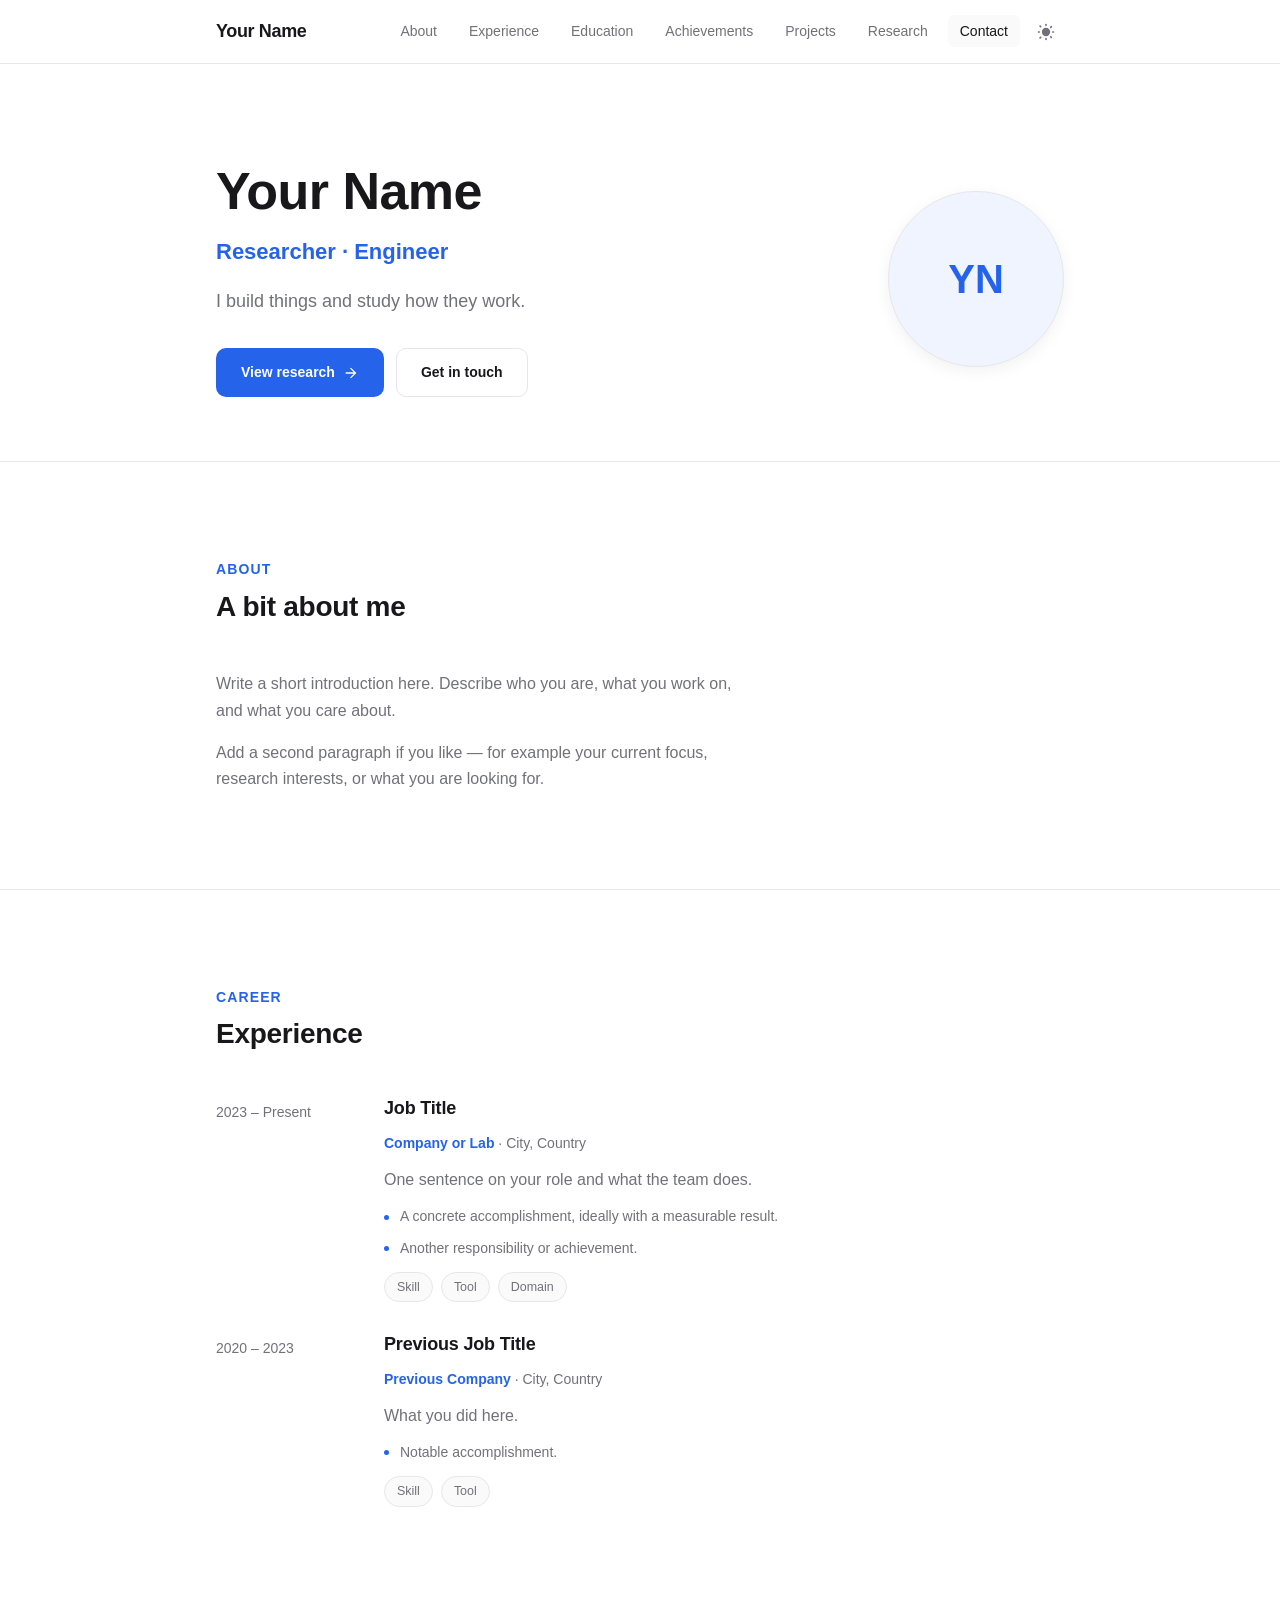
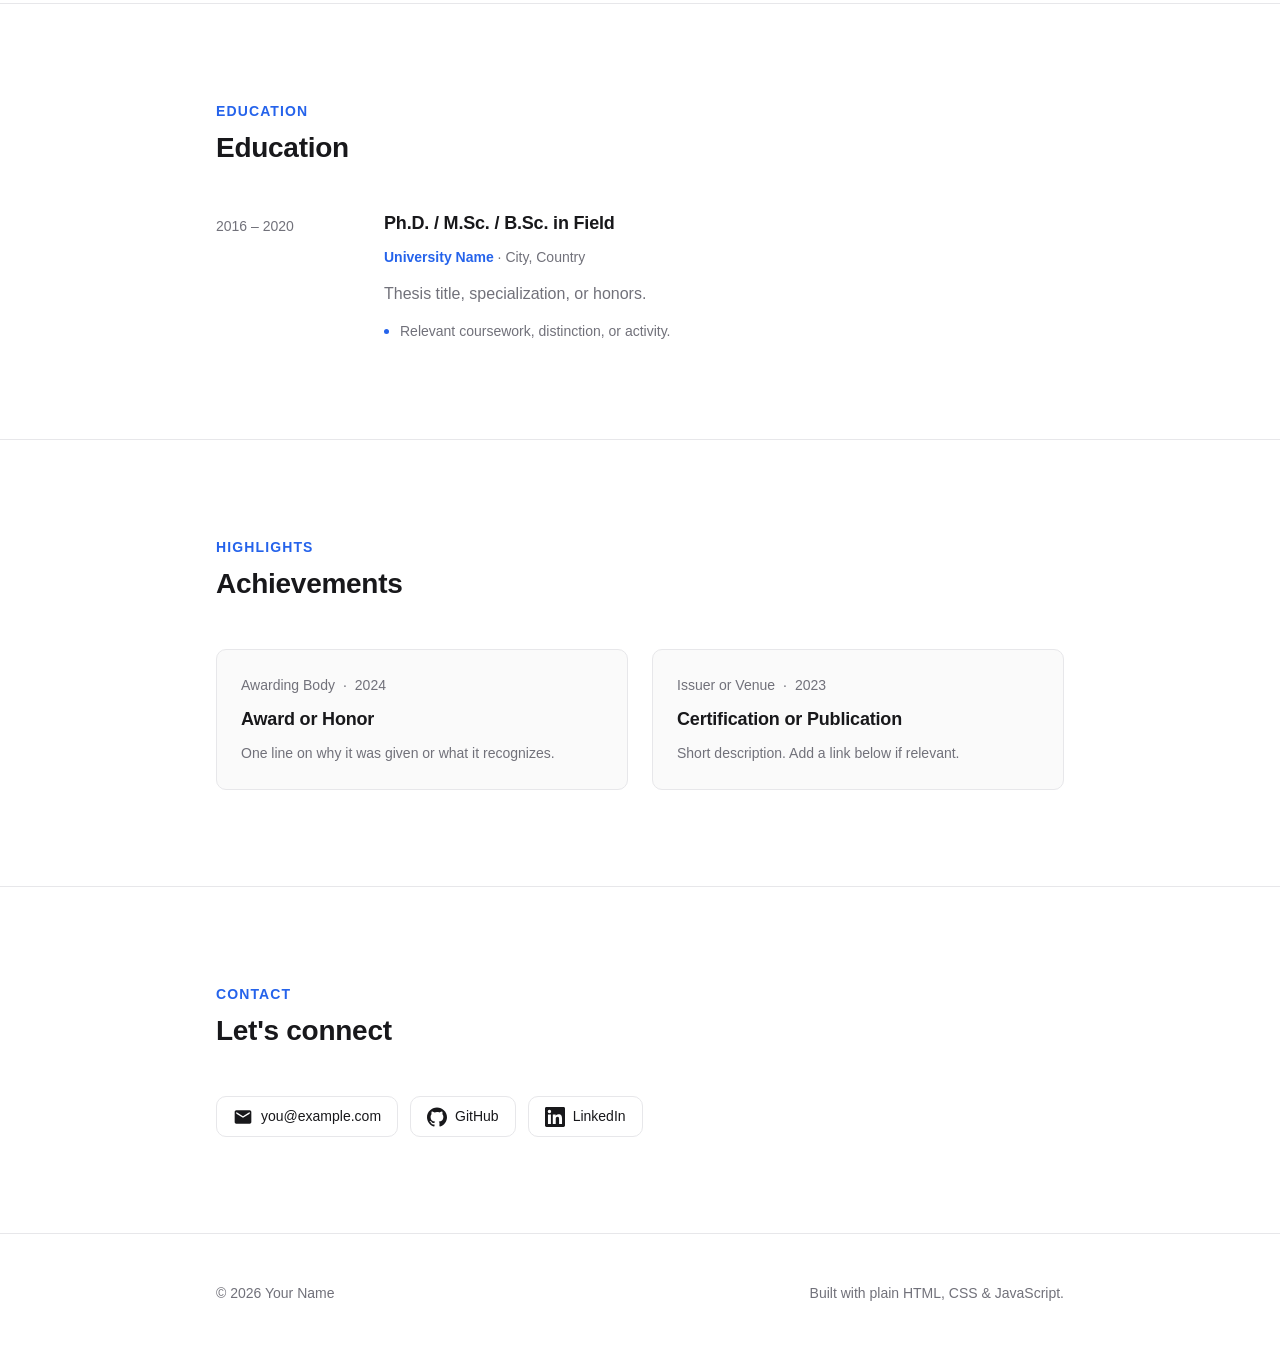
<file: index.html>
<!DOCTYPE html>
<html lang="en" data-theme="light">
  <head>
    <meta charset="UTF-8" />
    <meta name="viewport" content="width=device-width, initial-scale=1.0" />

    <!-- SEO / social preview. Update these to match your details. -->
    <title>Your Name — Researcher &amp; Engineer</title>
    <meta
      name="description"
      content="Personal site of Your Name — career, education, achievements and research projects."
    />
    <meta name="author" content="Your Name" />
    <meta property="og:type" content="website" />
    <meta property="og:title" content="Your Name — Researcher &amp; Engineer" />
    <meta
      property="og:description"
      content="Career, education, achievements and research projects."
    />
    <meta name="theme-color" content="#ffffff" />

    <link rel="icon" href="assets/images/favicon.svg" type="image/svg+xml" />

    <!-- Apply saved theme before paint to avoid a flash of the wrong theme. -->
    <script>
      (function () {
        try {
          var t = localStorage.getItem("portfolio-theme");
          if (!t)
            t = window.matchMedia("(prefers-color-scheme: dark)").matches
              ? "dark"
              : "light";
          document.documentElement.setAttribute("data-theme", t);
        } catch (e) {}
      })();
    </script>

    <!-- Styles, loaded in cascade order: tokens → base → layout → components. -->
    <link rel="stylesheet" href="assets/css/variables.css" />
    <link rel="stylesheet" href="assets/css/base.css" />
    <link rel="stylesheet" href="assets/css/layout.css" />
    <link rel="stylesheet" href="assets/css/components.css" />
  </head>

  <body data-page="home">
    <a class="skip-link" href="#main">Skip to content</a>

    <!-- Header is injected by assets/js/layout.js -->
    <header class="site-header" data-site-header></header>

    <!-- ============================= Main ============================= -->
    <main id="main">
      <!-- Hero (populated by render.js from profile data) -->
      <section class="container hero" id="hero" aria-label="Introduction"></section>

      <!-- About -->
      <section class="section" id="about">
        <div class="container">
          <header class="section__header">
            <span class="section__eyebrow">About</span>
            <h2>A bit about me</h2>
          </header>
          <div class="prose" id="about-prose"></div>
        </div>
      </section>

      <!-- Experience / career -->
      <section class="section" id="experience">
        <div class="container">
          <header class="section__header">
            <span class="section__eyebrow">Career</span>
            <h2>Experience</h2>
          </header>
          <div class="timeline" id="experience-list"></div>
        </div>
      </section>

      <!-- Education -->
      <section class="section" id="education">
        <div class="container">
          <header class="section__header">
            <span class="section__eyebrow">Education</span>
            <h2>Education</h2>
          </header>
          <div class="timeline" id="education-list"></div>
        </div>
      </section>

      <!-- Achievements -->
      <section class="section" id="achievements">
        <div class="container">
          <header class="section__header">
            <span class="section__eyebrow">Highlights</span>
            <h2>Achievements</h2>
          </header>
          <div class="grid" id="achievements-grid"></div>
        </div>
      </section>

      <!-- Contact -->
      <section class="section" id="contact">
        <div class="container">
          <header class="section__header">
            <span class="section__eyebrow">Contact</span>
            <h2>Let's connect</h2>
          </header>
          <div class="social-list" id="contact-socials"></div>
        </div>
      </section>

      <noscript>
        <div class="container" style="padding-block: 2rem">
          This site renders its content with JavaScript. Please enable
          JavaScript to view it.
        </div>
      </noscript>
    </main>

    <!-- Footer is injected by assets/js/layout.js -->
    <footer class="site-footer" data-site-footer></footer>

    <!-- Scripts (deferred → run in order after the document is parsed). -->
    <script src="assets/data/content.js" defer></script>
    <script src="assets/js/icons.js" defer></script>
    <script src="assets/js/utils.js" defer></script>
    <script src="assets/js/layout.js" defer></script>
    <script src="assets/js/render.js" defer></script>
    <script src="assets/js/ui.js" defer></script>
    <script src="assets/js/app.js" defer></script>
  </body>
</html>
</file>
<file: assets/css/variables.css>
/**
 * Design tokens
 * =============
 * All colors, spacing, fonts and sizing live here as CSS custom properties.
 * Change a value once and it updates everywhere. The [data-theme="dark"]
 * block overrides only the colors for dark mode.
 */

:root {
  /* Color — light theme (default) */
  --color-bg: #ffffff;
  --color-surface: #fafafa;
  --color-border: #e7e7ea;
  --color-text: #18181b;
  --color-text-muted: #71717a;
  --color-accent: #2563eb;
  --color-accent-hover: #1d4ed8;
  --color-accent-soft: #eff4ff;

  /* Typography */
  --font-sans: -apple-system, BlinkMacSystemFont, "Segoe UI", Roboto, Helvetica,
    Arial, "Apple Color Emoji", "Segoe UI Emoji", sans-serif;
  --font-mono: ui-monospace, SFMono-Regular, "SF Mono", Menlo, Consolas,
    "Liberation Mono", monospace;

  --text-xs: 0.78rem;
  --text-sm: 0.875rem;
  --text-base: 1rem;
  --text-lg: 1.125rem;
  --text-xl: 1.375rem;
  --text-2xl: 1.75rem;
  --text-3xl: 2.5rem;
  --text-4xl: 3.25rem;

  --leading-tight: 1.2;
  --leading-normal: 1.65;

  /* Spacing scale */
  --space-1: 0.25rem;
  --space-2: 0.5rem;
  --space-3: 0.75rem;
  --space-4: 1rem;
  --space-6: 1.5rem;
  --space-8: 2rem;
  --space-12: 3rem;
  --space-16: 4rem;
  --space-24: 6rem;

  /* Layout */
  --container-width: 56rem;
  --container-pad: 1.5rem;
  --radius: 0.625rem;
  --radius-sm: 0.375rem;
  --radius-full: 999px;

  /* Effects */
  --shadow-sm: 0 1px 2px rgba(0, 0, 0, 0.04);
  --shadow: 0 4px 16px rgba(0, 0, 0, 0.06);
  --transition: 0.18s ease;

  --header-height: 4rem;
}

[data-theme="dark"] {
  --color-bg: #0e0e10;
  --color-surface: #18181b;
  --color-border: #27272a;
  --color-text: #fafafa;
  --color-text-muted: #a1a1aa;
  --color-accent: #60a5fa;
  --color-accent-hover: #93c5fd;
  --color-accent-soft: #16213a;

  --shadow-sm: 0 1px 2px rgba(0, 0, 0, 0.3);
  --shadow: 0 4px 16px rgba(0, 0, 0, 0.4);
}
</file>
<file: assets/css/base.css>
/**
 * Base
 * ====
 * Minimal reset, document defaults and shared typographic styles.
 */

*,
*::before,
*::after {
  box-sizing: border-box;
  margin: 0;
  padding: 0;
}

html {
  scroll-behavior: smooth;
  /* Offset anchored sections so the sticky header doesn't cover headings. */
  scroll-padding-top: calc(var(--header-height) + var(--space-4));
  -webkit-text-size-adjust: 100%;
}

body {
  font-family: var(--font-sans);
  font-size: var(--text-base);
  line-height: var(--leading-normal);
  color: var(--color-text);
  background-color: var(--color-bg);
  -webkit-font-smoothing: antialiased;
  text-rendering: optimizeLegibility;
  transition: background-color var(--transition), color var(--transition);
}

h1,
h2,
h3,
h4 {
  line-height: var(--leading-tight);
  font-weight: 650;
  letter-spacing: -0.01em;
}

h1 { font-size: var(--text-4xl); }
h2 { font-size: var(--text-2xl); }
h3 { font-size: var(--text-lg); }

p { color: var(--color-text); }

a {
  color: var(--color-accent);
  text-decoration: none;
  transition: color var(--transition);
}

a:hover { color: var(--color-accent-hover); }

img {
  max-width: 100%;
  height: auto;
  display: block;
}

ul { list-style: none; }

button {
  font: inherit;
  cursor: pointer;
  border: none;
  background: none;
  color: inherit;
}

:focus-visible {
  outline: 2px solid var(--color-accent);
  outline-offset: 2px;
  border-radius: var(--radius-sm);
}

/* Respect users who prefer reduced motion. */
@media (prefers-reduced-motion: reduce) {
  html { scroll-behavior: auto; }
  *,
  *::before,
  *::after {
    animation-duration: 0.01ms !important;
    transition-duration: 0.01ms !important;
  }
}

/* Accessible skip link (becomes visible on focus). */
.skip-link {
  position: absolute;
  left: var(--space-4);
  top: -3rem;
  z-index: 200;
  padding: var(--space-2) var(--space-4);
  background: var(--color-accent);
  color: #fff;
  border-radius: var(--radius-sm);
  transition: top var(--transition);
}
.skip-link:focus { top: var(--space-4); color: #fff; }

/* Visually hidden but available to screen readers. */
.visually-hidden {
  position: absolute;
  width: 1px;
  height: 1px;
  padding: 0;
  margin: -1px;
  overflow: hidden;
  clip: rect(0, 0, 0, 0);
  white-space: nowrap;
  border: 0;
}
</file>
<file: assets/css/layout.css>
/**
 * Layout
 * ======
 * Page scaffolding: container, header/nav, section rhythm and footer.
 */

.container {
  width: 100%;
  max-width: var(--container-width);
  margin-inline: auto;
  padding-inline: var(--container-pad);
}

/* ---- Header / navigation ---------------------------------------- */
.site-header {
  position: sticky;
  top: 0;
  z-index: 100;
  height: var(--header-height);
  background: color-mix(in srgb, var(--color-bg) 88%, transparent);
  backdrop-filter: saturate(180%) blur(12px);
  border-bottom: 1px solid var(--color-border);
}

.site-header__inner {
  height: 100%;
  display: flex;
  align-items: center;
  justify-content: space-between;
  gap: var(--space-4);
}

.brand {
  font-weight: 700;
  font-size: var(--text-lg);
  color: var(--color-text);
  letter-spacing: -0.02em;
}

.nav {
  display: flex;
  align-items: center;
  gap: var(--space-2);
}

.nav__list {
  display: flex;
  align-items: center;
  gap: var(--space-2);
}

.nav__link {
  color: var(--color-text-muted);
  font-size: var(--text-sm);
  font-weight: 500;
  padding: var(--space-2) var(--space-3);
  border-radius: var(--radius-sm);
  transition: color var(--transition), background-color var(--transition);
}

.nav__link:hover,
.nav__link.is-active {
  color: var(--color-text);
  background: var(--color-surface);
}

.nav__controls {
  display: flex;
  align-items: center;
  gap: var(--space-1);
}

.icon-button {
  display: inline-flex;
  align-items: center;
  justify-content: center;
  width: 2.25rem;
  height: 2.25rem;
  border-radius: var(--radius-sm);
  color: var(--color-text-muted);
  transition: color var(--transition), background-color var(--transition);
}
.icon-button:hover { color: var(--color-text); background: var(--color-surface); }

.nav-toggle { display: none; }

/* ---- Sections --------------------------------------------------- */
main { display: block; }

.section {
  padding-block: var(--space-24);
  border-top: 1px solid var(--color-border);
}
.section:first-of-type { border-top: none; }

.section__header {
  margin-bottom: var(--space-12);
}

.section__eyebrow {
  display: block;
  font-size: var(--text-sm);
  font-weight: 600;
  letter-spacing: 0.08em;
  text-transform: uppercase;
  color: var(--color-accent);
  margin-bottom: var(--space-2);
}

/* ---- Footer ----------------------------------------------------- */
.site-footer {
  border-top: 1px solid var(--color-border);
  padding-block: var(--space-12);
  color: var(--color-text-muted);
  font-size: var(--text-sm);
}

.site-footer__inner {
  display: flex;
  flex-wrap: wrap;
  align-items: center;
  justify-content: space-between;
  gap: var(--space-4);
}

/* ---- Responsive: collapse nav into a toggle on small screens ---- */
@media (max-width: 720px) {
  .nav-toggle {
    display: inline-flex;
    order: 3;
  }

  .nav {
    position: fixed;
    inset: var(--header-height) 0 auto 0;
    flex-direction: column;
    align-items: stretch;
    gap: 0;
    background: var(--color-bg);
    border-bottom: 1px solid var(--color-border);
    padding: var(--space-3) var(--container-pad) var(--space-6);
    transform: translateY(-120%);
    transition: transform var(--transition);
    box-shadow: var(--shadow);
  }
  .nav.is-open { transform: translateY(0); }

  .nav__list {
    flex-direction: column;
    align-items: stretch;
    gap: var(--space-1);
  }
  .nav__link { padding: var(--space-3); }

  .nav__controls {
    margin-top: var(--space-3);
    padding-top: var(--space-3);
    border-top: 1px solid var(--color-border);
    justify-content: flex-start;
  }
}
</file>
<file: assets/css/components.css>
/**
 * Components
 * ==========
 * Reusable UI pieces: hero, buttons, tags, timeline, cards and grids.
 */

/* ---- Icons ------------------------------------------------------ */
.icon {
  width: 1.25rem;
  height: 1.25rem;
  flex: none;
  fill: currentColor;
}
.icon--sm { width: 1rem; height: 1rem; }

/* ---- Buttons ---------------------------------------------------- */
.button {
  display: inline-flex;
  align-items: center;
  gap: var(--space-2);
  padding: var(--space-3) var(--space-6);
  border-radius: var(--radius);
  font-size: var(--text-sm);
  font-weight: 600;
  border: 1px solid transparent;
  transition: background-color var(--transition), border-color var(--transition),
    color var(--transition);
}
.button--primary {
  background: var(--color-accent);
  color: #fff;
}
.button--primary:hover { background: var(--color-accent-hover); color: #fff; }
.button--ghost {
  border-color: var(--color-border);
  color: var(--color-text);
  background: var(--color-bg);
}
.button--ghost:hover { background: var(--color-surface); color: var(--color-text); }

/* ---- Hero ------------------------------------------------------- */
.hero {
  padding-block: var(--space-24) var(--space-16);
  display: grid;
  grid-template-columns: 1fr auto;
  align-items: center;
  gap: var(--space-12);
}
.hero__title { margin-bottom: var(--space-3); }
.hero__role {
  font-size: var(--text-xl);
  color: var(--color-accent);
  font-weight: 600;
  margin-bottom: var(--space-4);
}
.hero__tagline {
  font-size: var(--text-lg);
  color: var(--color-text-muted);
  max-width: 38ch;
  margin-bottom: var(--space-8);
}
.hero__actions {
  display: flex;
  flex-wrap: wrap;
  gap: var(--space-3);
}

.avatar {
  width: 11rem;
  height: 11rem;
  border-radius: var(--radius-full);
  object-fit: cover;
  border: 1px solid var(--color-border);
  box-shadow: var(--shadow);
}
.avatar--initials {
  display: grid;
  place-items: center;
  font-size: var(--text-3xl);
  font-weight: 700;
  color: var(--color-accent);
  background: var(--color-accent-soft);
}

/* ---- Prose (about) --------------------------------------------- */
.prose {
  max-width: 60ch;
  display: grid;
  gap: var(--space-4);
}
.prose p { color: var(--color-text-muted); }

/* ---- Tags ------------------------------------------------------- */
.tags {
  display: flex;
  flex-wrap: wrap;
  gap: var(--space-2);
}
.tag {
  font-size: var(--text-xs);
  font-weight: 500;
  padding: var(--space-1) var(--space-3);
  border-radius: var(--radius-full);
  background: var(--color-surface);
  border: 1px solid var(--color-border);
  color: var(--color-text-muted);
}

/* ---- Timeline (experience & education) -------------------------- */
.timeline {
  display: grid;
  gap: var(--space-8);
}
.timeline__item {
  display: grid;
  grid-template-columns: 9rem 1fr;
  gap: var(--space-6);
}
.timeline__period {
  font-size: var(--text-sm);
  color: var(--color-text-muted);
  padding-top: 0.15rem;
}
.timeline__body { display: grid; gap: var(--space-3); }
.timeline__title { font-size: var(--text-lg); }
.timeline__org { color: var(--color-accent); font-weight: 600; }
.timeline__meta {
  font-size: var(--text-sm);
  color: var(--color-text-muted);
}
.timeline__summary { color: var(--color-text-muted); }
.timeline__highlights {
  display: grid;
  gap: var(--space-2);
  padding-left: var(--space-4);
}
.timeline__highlights li {
  position: relative;
  color: var(--color-text-muted);
  font-size: var(--text-sm);
}
.timeline__highlights li::before {
  content: "";
  position: absolute;
  left: calc(-1 * var(--space-4));
  top: 0.65em;
  width: 5px;
  height: 5px;
  border-radius: var(--radius-full);
  background: var(--color-accent);
}

/* ---- Card grid (achievements & research) ------------------------ */
.grid {
  display: grid;
  gap: var(--space-6);
  grid-template-columns: repeat(auto-fill, minmax(min(100%, 17rem), 1fr));
}

.card {
  display: flex;
  flex-direction: column;
  gap: var(--space-3);
  padding: var(--space-6);
  background: var(--color-surface);
  border: 1px solid var(--color-border);
  border-radius: var(--radius);
  transition: border-color var(--transition), box-shadow var(--transition),
    transform var(--transition);
}
.card:hover {
  border-color: color-mix(in srgb, var(--color-accent) 40%, var(--color-border));
  box-shadow: var(--shadow);
  transform: translateY(-2px);
}
.card__media {
  margin: calc(-1 * var(--space-6)) calc(-1 * var(--space-6)) var(--space-2);
  aspect-ratio: 16 / 9;
  overflow: hidden;
  border-radius: var(--radius) var(--radius) 0 0;
  background: var(--color-accent-soft);
}
.card__media img { width: 100%; height: 100%; object-fit: cover; }
.card__meta {
  font-size: var(--text-sm);
  color: var(--color-text-muted);
  display: flex;
  flex-wrap: wrap;
  gap: var(--space-2);
}
.card__meta span:not(:last-child)::after { content: "·"; margin-left: var(--space-2); }
.card__title { font-size: var(--text-lg); }
.card__text { color: var(--color-text-muted); font-size: var(--text-sm); flex: 1; }
.card__links {
  display: flex;
  flex-wrap: wrap;
  gap: var(--space-4);
  font-size: var(--text-sm);
  font-weight: 600;
}
.card__link { display: inline-flex; align-items: center; gap: var(--space-1); }

/* ---- Contact / social links ------------------------------------ */
.social-list {
  display: flex;
  flex-wrap: wrap;
  gap: var(--space-3);
}
.social-list__link {
  display: inline-flex;
  align-items: center;
  gap: var(--space-2);
  padding: var(--space-2) var(--space-4);
  border: 1px solid var(--color-border);
  border-radius: var(--radius);
  color: var(--color-text);
  font-size: var(--text-sm);
  font-weight: 500;
  transition: border-color var(--transition), background-color var(--transition);
}
.social-list__link:hover {
  background: var(--color-surface);
  border-color: color-mix(in srgb, var(--color-accent) 40%, var(--color-border));
  color: var(--color-text);
}

/* Theme toggle: show the correct icon for the active theme. */
.theme-toggle .icon-moon { display: none; }
[data-theme="dark"] .theme-toggle .icon-sun { display: none; }
[data-theme="dark"] .theme-toggle .icon-moon { display: inline-block; }

/* ---- Responsive ------------------------------------------------- */
@media (max-width: 720px) {
  .hero {
    grid-template-columns: 1fr;
    text-align: left;
    padding-block: var(--space-16) var(--space-12);
  }
  .hero__media { order: -1; }
  .avatar { width: 7rem; height: 7rem; }
  .timeline__item { grid-template-columns: 1fr; gap: var(--space-2); }
  h1 { font-size: var(--text-3xl); }
  .section { padding-block: var(--space-16); }
}
</file>
